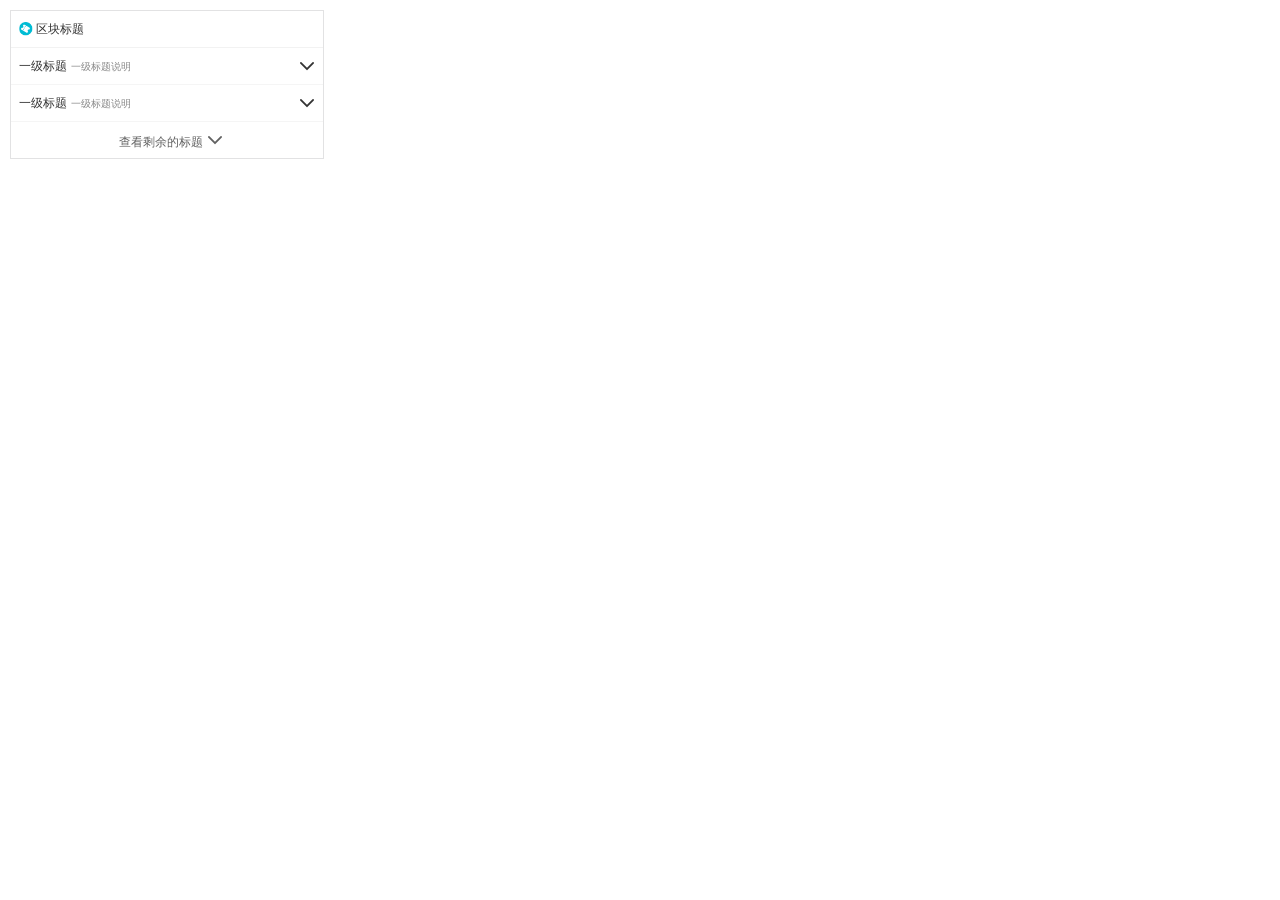
<file: xiala/index.html>
<!DOCTYPE html>
<html lang="en">

<head>
	<meta charset="UTF-8">
	<title>Document</title>
	<link rel="stylesheet" type="text/css" href="css/iconfont.css">
	<link rel="stylesheet" type="text/css" href="css/index.css">
</head>

<body>
	<ul id="menu"></ul>
	<script type="text/javascript" src="js/jquery.js"></script>
	<script type="text/javascript" src="js/menu.js"></script>
</body>

</html>
</file>
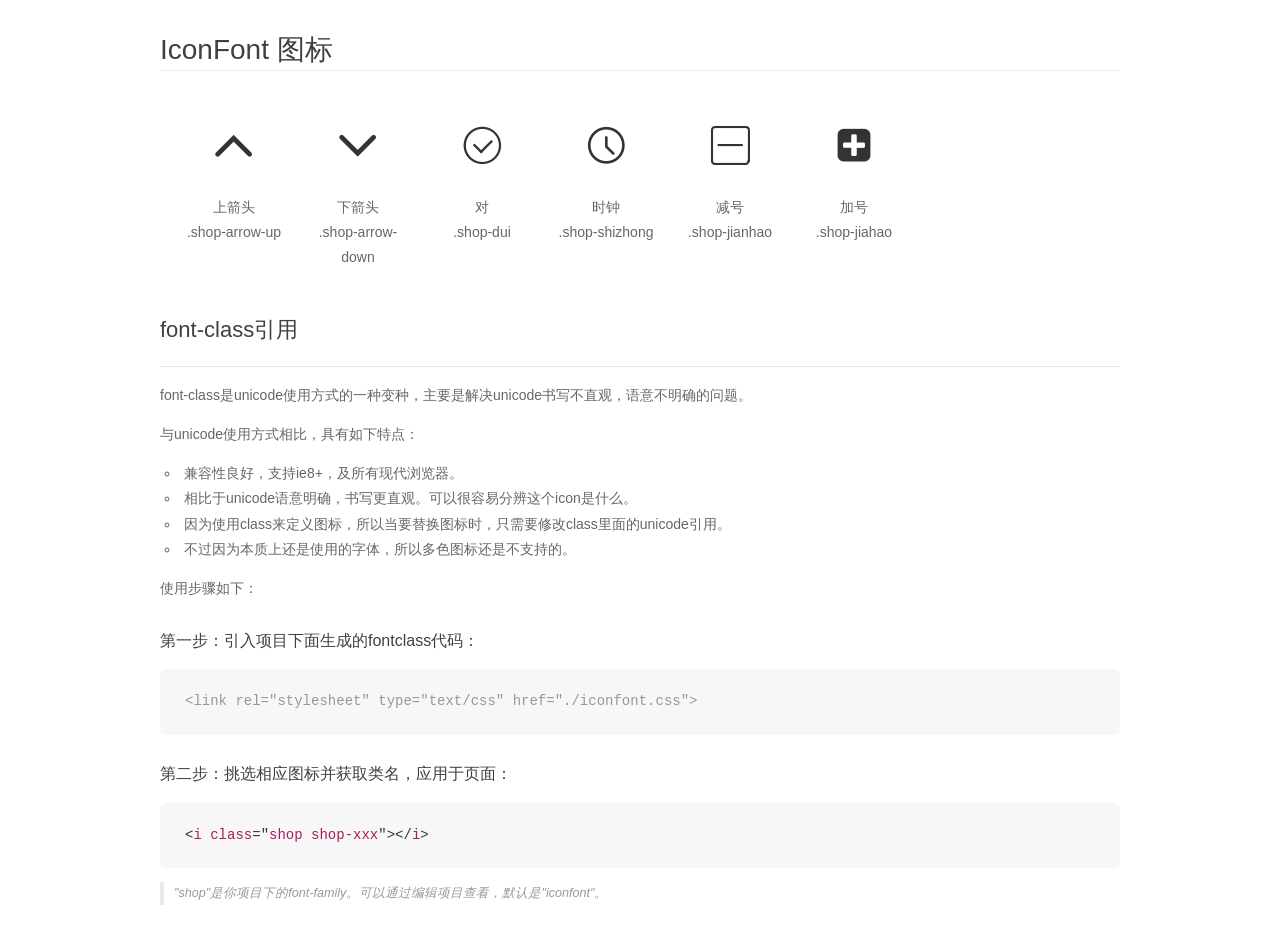
<file: xiala/css/font_863464_9sobmo6qzap/demo_fontclass.html>
<!DOCTYPE html>
<html>
<head>
    <meta charset="utf-8"/>
    <title>IconFont</title>
    <link rel="stylesheet" href="demo.css">
    <link rel="stylesheet" href="iconfont.css">
</head>
<body>
    <div class="main markdown">
        <h1>IconFont 图标</h1>
        <ul class="icon_lists clear">
            
                <li>
                <i class="icon shop shop-arrow-up"></i>
                    <div class="name">上箭头</div>
                    <div class="fontclass">.shop-arrow-up</div>
                </li>
            
                <li>
                <i class="icon shop shop-arrow-down"></i>
                    <div class="name">下箭头</div>
                    <div class="fontclass">.shop-arrow-down</div>
                </li>
            
                <li>
                <i class="icon shop shop-dui"></i>
                    <div class="name">对</div>
                    <div class="fontclass">.shop-dui</div>
                </li>
            
                <li>
                <i class="icon shop shop-shizhong"></i>
                    <div class="name">时钟</div>
                    <div class="fontclass">.shop-shizhong</div>
                </li>
            
                <li>
                <i class="icon shop shop-jianhao"></i>
                    <div class="name">减号</div>
                    <div class="fontclass">.shop-jianhao</div>
                </li>
            
                <li>
                <i class="icon shop shop-jiahao"></i>
                    <div class="name">加号</div>
                    <div class="fontclass">.shop-jiahao</div>
                </li>
            
        </ul>

        <h2 id="font-class-">font-class引用</h2>
        <hr>

        <p>font-class是unicode使用方式的一种变种，主要是解决unicode书写不直观，语意不明确的问题。</p>
        <p>与unicode使用方式相比，具有如下特点：</p>
        <ul>
        <li>兼容性良好，支持ie8+，及所有现代浏览器。</li>
        <li>相比于unicode语意明确，书写更直观。可以很容易分辨这个icon是什么。</li>
        <li>因为使用class来定义图标，所以当要替换图标时，只需要修改class里面的unicode引用。</li>
        <li>不过因为本质上还是使用的字体，所以多色图标还是不支持的。</li>
        </ul>
        <p>使用步骤如下：</p>
        <h3 id="-fontclass-">第一步：引入项目下面生成的fontclass代码：</h3>


        <pre><code class="lang-js hljs javascript"><span class="hljs-comment">&lt;link rel="stylesheet" type="text/css" href="./iconfont.css"&gt;</span></code></pre>
        <h3 id="-">第二步：挑选相应图标并获取类名，应用于页面：</h3>
        <pre><code class="lang-css hljs">&lt;<span class="hljs-selector-tag">i</span> <span class="hljs-selector-tag">class</span>="<span class="hljs-selector-tag">shop</span> <span class="hljs-selector-tag">shop-xxx</span>"&gt;&lt;/<span class="hljs-selector-tag">i</span>&gt;</code></pre>
        <blockquote>
        <p>"shop"是你项目下的font-family。可以通过编辑项目查看，默认是"iconfont"。</p>
        </blockquote>
    </div>
</body>
</html>
</file>
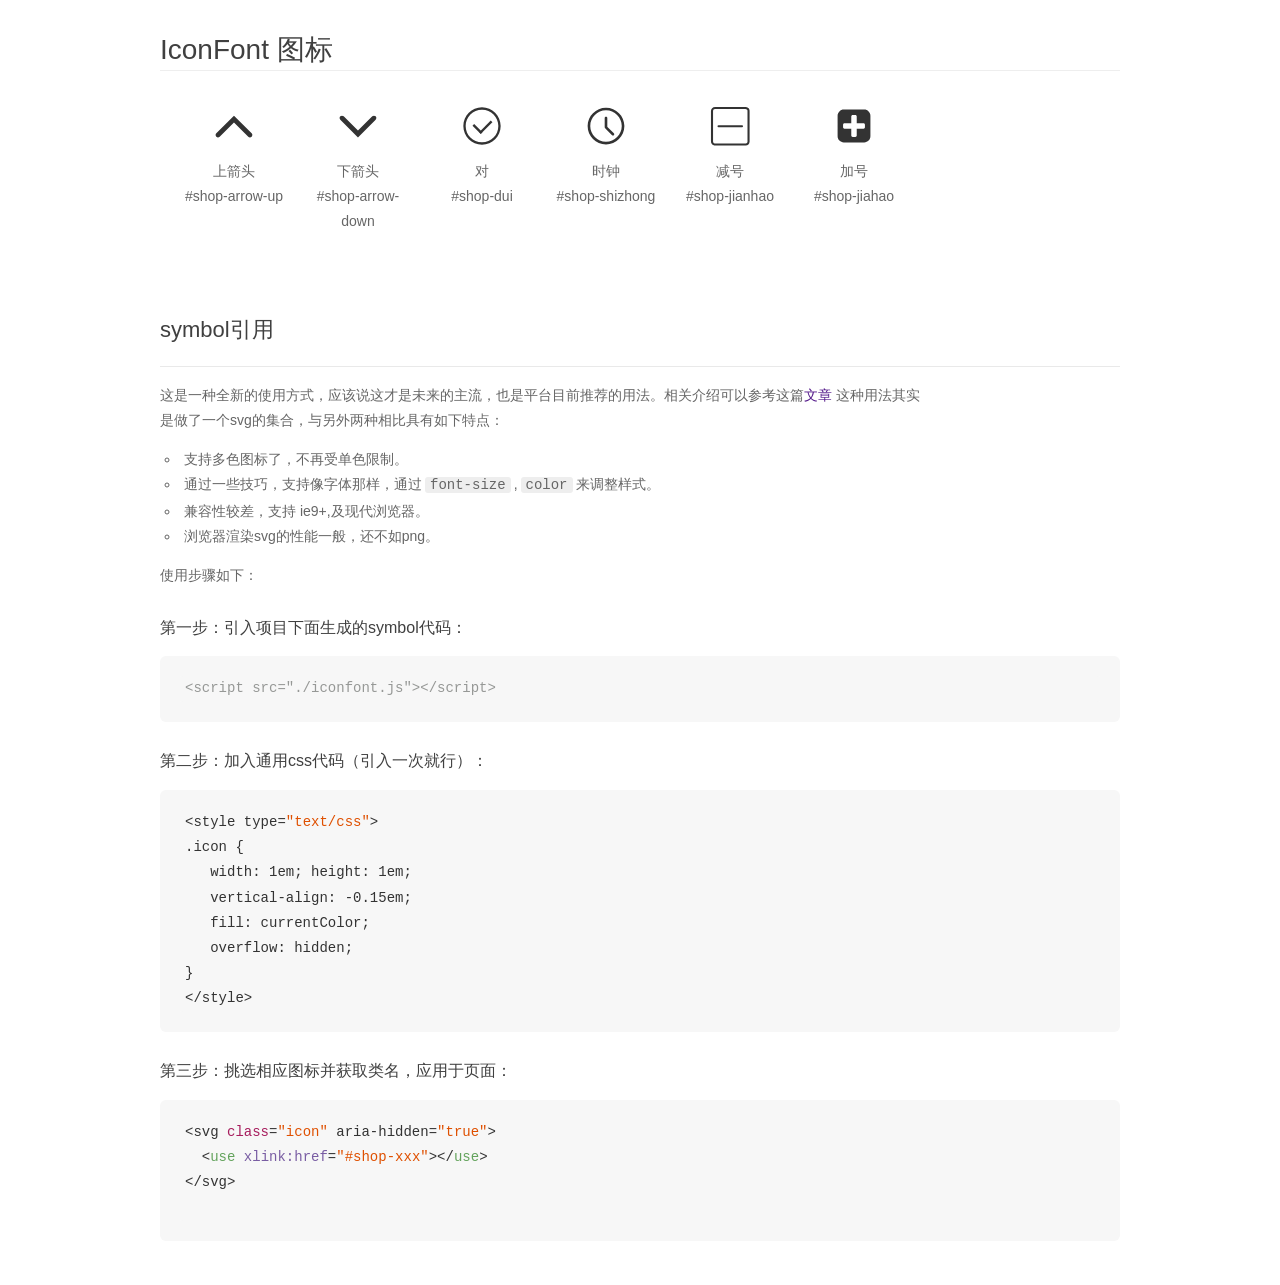
<file: xiala/css/font_863464_9sobmo6qzap/demo_symbol.html>
<!DOCTYPE html>
<html>
<head>
    <meta charset="utf-8"/>
    <title>IconFont</title>
    <link rel="stylesheet" href="demo.css">
    <script src="iconfont.js"></script>

    <style type="text/css">
        .icon {
          /* 通过设置 font-size 来改变图标大小 */
          width: 1em; height: 1em;
          /* 图标和文字相邻时，垂直对齐 */
          vertical-align: -0.15em;
          /* 通过设置 color 来改变 SVG 的颜色/fill */
          fill: currentColor;
          /* path 和 stroke 溢出 viewBox 部分在 IE 下会显示
             normalize.css 中也包含这行 */
          overflow: hidden;
        }

    </style>
</head>
<body>
    <div class="main markdown">
        <h1>IconFont 图标</h1>
        <ul class="icon_lists clear">
            
                <li>
                    <svg class="icon" aria-hidden="true">
                        <use xlink:href="#shop-arrow-up"></use>
                    </svg>
                    <div class="name">上箭头</div>
                    <div class="fontclass">#shop-arrow-up</div>
                </li>
            
                <li>
                    <svg class="icon" aria-hidden="true">
                        <use xlink:href="#shop-arrow-down"></use>
                    </svg>
                    <div class="name">下箭头</div>
                    <div class="fontclass">#shop-arrow-down</div>
                </li>
            
                <li>
                    <svg class="icon" aria-hidden="true">
                        <use xlink:href="#shop-dui"></use>
                    </svg>
                    <div class="name">对</div>
                    <div class="fontclass">#shop-dui</div>
                </li>
            
                <li>
                    <svg class="icon" aria-hidden="true">
                        <use xlink:href="#shop-shizhong"></use>
                    </svg>
                    <div class="name">时钟</div>
                    <div class="fontclass">#shop-shizhong</div>
                </li>
            
                <li>
                    <svg class="icon" aria-hidden="true">
                        <use xlink:href="#shop-jianhao"></use>
                    </svg>
                    <div class="name">减号</div>
                    <div class="fontclass">#shop-jianhao</div>
                </li>
            
                <li>
                    <svg class="icon" aria-hidden="true">
                        <use xlink:href="#shop-jiahao"></use>
                    </svg>
                    <div class="name">加号</div>
                    <div class="fontclass">#shop-jiahao</div>
                </li>
            
        </ul>


        <h2 id="symbol-">symbol引用</h2>
        <hr>

        <p>这是一种全新的使用方式，应该说这才是未来的主流，也是平台目前推荐的用法。相关介绍可以参考这篇<a href="">文章</a>
        这种用法其实是做了一个svg的集合，与另外两种相比具有如下特点：</p>
        <ul>
          <li>支持多色图标了，不再受单色限制。</li>
          <li>通过一些技巧，支持像字体那样，通过<code>font-size</code>,<code>color</code>来调整样式。</li>
          <li>兼容性较差，支持 ie9+,及现代浏览器。</li>
          <li>浏览器渲染svg的性能一般，还不如png。</li>
        </ul>
        <p>使用步骤如下：</p>
        <h3 id="-symbol-">第一步：引入项目下面生成的symbol代码：</h3>
        <pre><code class="lang-js hljs javascript"><span class="hljs-comment">&lt;script src="./iconfont.js"&gt;&lt;/script&gt;</span></code></pre>
        <h3 id="-css-">第二步：加入通用css代码（引入一次就行）：</h3>
        <pre><code class="lang-js hljs javascript">&lt;style type=<span class="hljs-string">"text/css"</span>&gt;
.icon {
   width: <span class="hljs-number">1</span>em; height: <span class="hljs-number">1</span>em;
   vertical-align: <span class="hljs-number">-0.15</span>em;
   fill: currentColor;
   overflow: hidden;
}
&lt;<span class="hljs-regexp">/style&gt;</span></code></pre>
        <h3 id="-">第三步：挑选相应图标并获取类名，应用于页面：</h3>
        <pre><code class="lang-js hljs javascript">&lt;svg <span class="hljs-class"><span class="hljs-keyword">class</span></span>=<span class="hljs-string">"icon"</span> aria-hidden=<span class="hljs-string">"true"</span>&gt;<span class="xml"><span class="hljs-tag">
  &lt;<span class="hljs-name">use</span> <span class="hljs-attr">xlink:href</span>=<span class="hljs-string">"#shop-xxx"</span>&gt;</span><span class="hljs-tag">&lt;/<span class="hljs-name">use</span>&gt;</span>
</span>&lt;<span class="hljs-regexp">/svg&gt;
        </span></code></pre>
    </div>
</body>
</html>
</file>
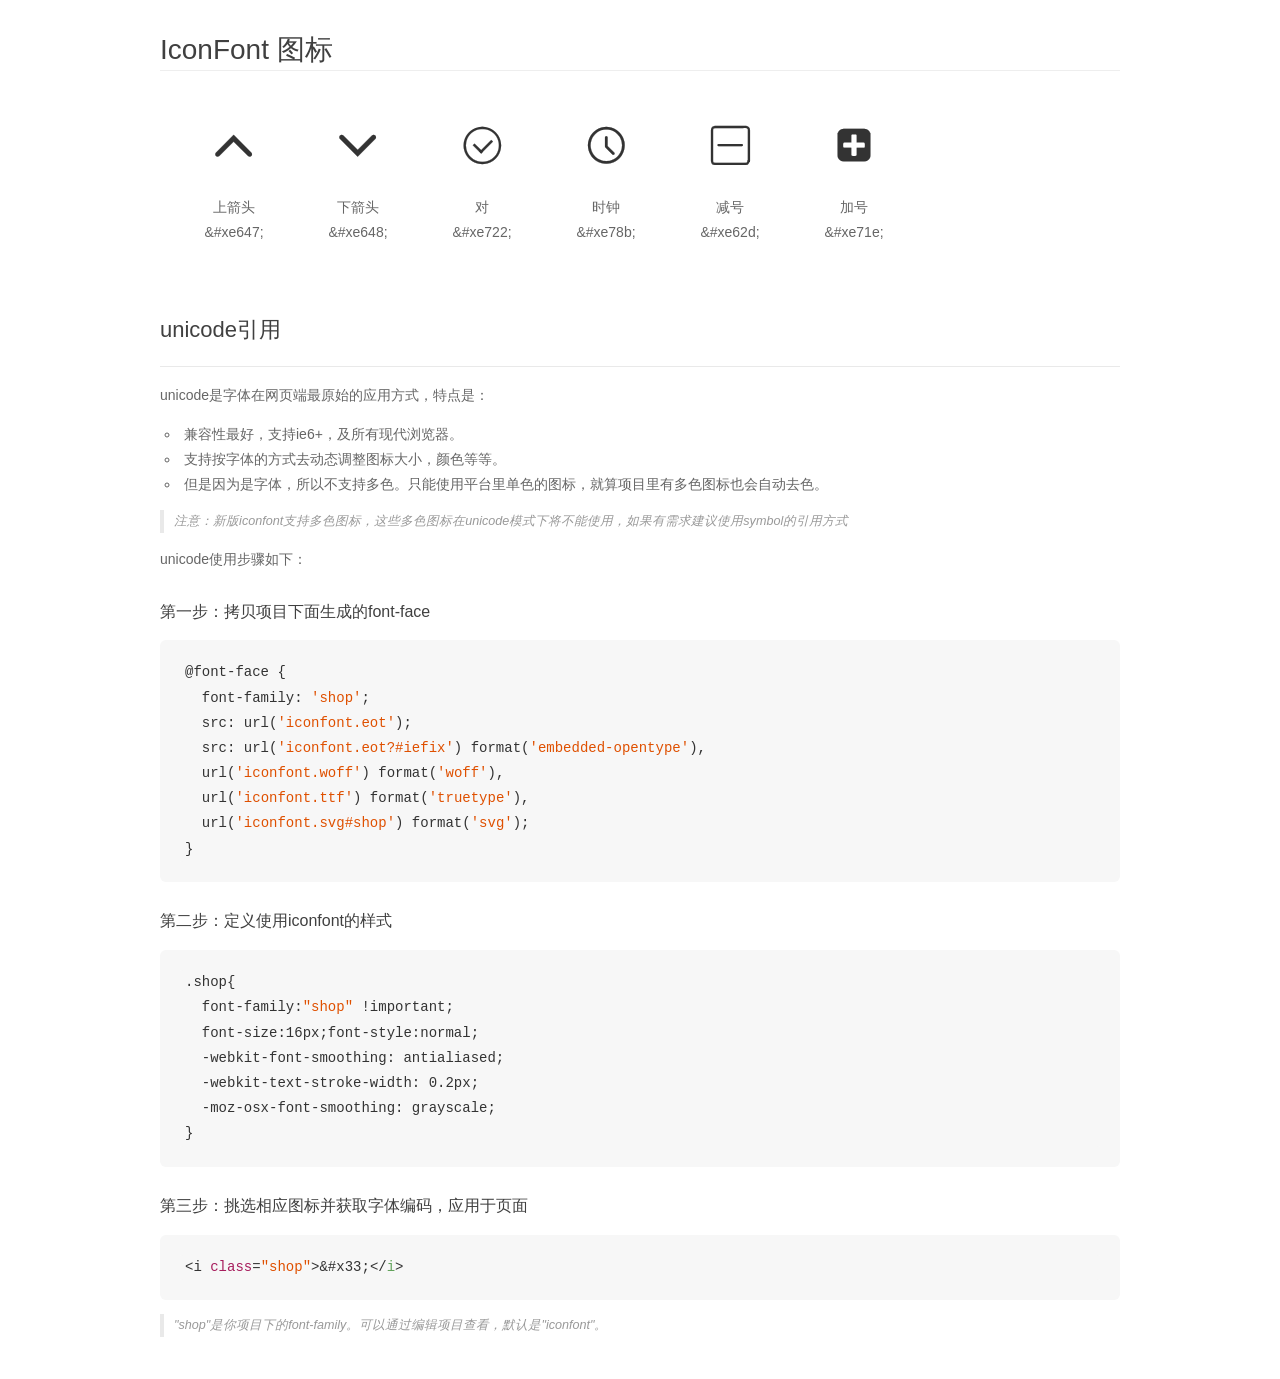
<file: xiala/css/font_863464_9sobmo6qzap/demo_unicode.html>
<!DOCTYPE html>
<html>
<head>
    <meta charset="utf-8"/>
    <title>IconFont</title>
    <link rel="stylesheet" href="demo.css">

    <style type="text/css">

        @font-face {font-family: "shop";
          src: url('iconfont.eot'); /* IE9*/
          src: url('iconfont.eot#iefix') format('embedded-opentype'), /* IE6-IE8 */
          url('iconfont.woff') format('woff'), /* chrome, firefox */
          url('iconfont.ttf') format('truetype'), /* chrome, firefox, opera, Safari, Android, iOS 4.2+*/
          url('iconfont.svg#shop') format('svg'); /* iOS 4.1- */
        }

        .shop {
          font-family:"shop" !important;
          font-size:16px;
          font-style:normal;
          -webkit-font-smoothing: antialiased;
          -webkit-text-stroke-width: 0.2px;
          -moz-osx-font-smoothing: grayscale;
        }

    </style>
</head>
<body>
    <div class="main markdown">
        <h1>IconFont 图标</h1>
        <ul class="icon_lists clear">
            
                <li>
                <i class="icon shop">&#xe647;</i>
                    <div class="name">上箭头</div>
                    <div class="code">&amp;#xe647;</div>
                </li>
            
                <li>
                <i class="icon shop">&#xe648;</i>
                    <div class="name">下箭头</div>
                    <div class="code">&amp;#xe648;</div>
                </li>
            
                <li>
                <i class="icon shop">&#xe722;</i>
                    <div class="name">对</div>
                    <div class="code">&amp;#xe722;</div>
                </li>
            
                <li>
                <i class="icon shop">&#xe78b;</i>
                    <div class="name">时钟</div>
                    <div class="code">&amp;#xe78b;</div>
                </li>
            
                <li>
                <i class="icon shop">&#xe62d;</i>
                    <div class="name">减号</div>
                    <div class="code">&amp;#xe62d;</div>
                </li>
            
                <li>
                <i class="icon shop">&#xe71e;</i>
                    <div class="name">加号</div>
                    <div class="code">&amp;#xe71e;</div>
                </li>
            
        </ul>
        <h2 id="unicode-">unicode引用</h2>
        <hr>

        <p>unicode是字体在网页端最原始的应用方式，特点是：</p>
        <ul>
        <li>兼容性最好，支持ie6+，及所有现代浏览器。</li>
        <li>支持按字体的方式去动态调整图标大小，颜色等等。</li>
        <li>但是因为是字体，所以不支持多色。只能使用平台里单色的图标，就算项目里有多色图标也会自动去色。</li>
        </ul>
        <blockquote>
        <p>注意：新版iconfont支持多色图标，这些多色图标在unicode模式下将不能使用，如果有需求建议使用symbol的引用方式</p>
        </blockquote>
        <p>unicode使用步骤如下：</p>
        <h3 id="-font-face">第一步：拷贝项目下面生成的font-face</h3>
        <pre><code class="lang-js hljs javascript">@font-face {
  font-family: <span class="hljs-string">'shop'</span>;
  src: url(<span class="hljs-string">'iconfont.eot'</span>);
  src: url(<span class="hljs-string">'iconfont.eot?#iefix'</span>) format(<span class="hljs-string">'embedded-opentype'</span>),
  url(<span class="hljs-string">'iconfont.woff'</span>) format(<span class="hljs-string">'woff'</span>),
  url(<span class="hljs-string">'iconfont.ttf'</span>) format(<span class="hljs-string">'truetype'</span>),
  url(<span class="hljs-string">'iconfont.svg#shop'</span>) format(<span class="hljs-string">'svg'</span>);
}
</code></pre>
        <h3 id="-iconfont-">第二步：定义使用iconfont的样式</h3>
        <pre><code class="lang-js hljs javascript">.shop{
  font-family:<span class="hljs-string">"shop"</span> !important;
  font-size:<span class="hljs-number">16</span>px;font-style:normal;
  -webkit-font-smoothing: antialiased;
  -webkit-text-stroke-width: <span class="hljs-number">0.2</span>px;
  -moz-osx-font-smoothing: grayscale;
}
</code></pre>
        <h3 id="-">第三步：挑选相应图标并获取字体编码，应用于页面</h3>
        <pre><code class="lang-js hljs javascript">&lt;i <span class="hljs-class"><span class="hljs-keyword">class</span></span>=<span class="hljs-string">"shop"</span>&gt;&amp;#x33;<span class="xml"><span class="hljs-tag">&lt;/<span class="hljs-name">i</span>&gt;</span></span></code></pre>

        <blockquote>
        <p>"shop"是你项目下的font-family。可以通过编辑项目查看，默认是"iconfont"。</p>
        </blockquote>
    </div>


</body>
</html>
</file>
<file: xiala/css/iconfont.css>
@font-face {font-family: "shop";
  src: url('iconfont.eot?t=1539930019819'); /* IE9*/
  src: url('iconfont.eot?t=1539930019819#iefix') format('embedded-opentype'), /* IE6-IE8 */
  url('[data-uri]') format('woff'),
  url('iconfont.ttf?t=1539930019819') format('truetype'), /* chrome, firefox, opera, Safari, Android, iOS 4.2+*/
  url('iconfont.svg?t=1539930019819#shop') format('svg'); /* iOS 4.1- */
}

.shop {
  font-family:"shop" !important;
  font-size:16px;
  font-style:normal;
  -webkit-font-smoothing: antialiased;
  -moz-osx-font-smoothing: grayscale;
}

.shop-arrow-up:before { content: "\e647"; }

.shop-arrow-down:before { content: "\e648"; }

.shop-dui:before { content: "\e722"; }

.shop-shizhong:before { content: "\e78b"; }

.shop-jianhao:before { content: "\e62d"; }

.shop-jiahao:before { content: "\e71e"; }
</file>
<file: xiala/css/index.css>
body,div,span,li,ul,i,button{margin: 0;padding: 0;}
ul,li{list-style: none;}
i{font-style: normal;}
#menu{
	position: relative;
	width: 312px;
	margin: 10px 0 0 10px;
	background: #fff;
	color: #333333;
	font-size: 12px;
	border: 1px solid #e2e2e3;
}
#menu>li{
	border-bottom: 1px solid #f5f5f5;
}
.menu_name{
	height: 36px;
	line-height: 36px;
	padding-left: 25px;
	background: url(../images/logo.png) no-repeat 8px 11px;
	border-bottom: 1px solid #f2f2f2;
}
li.box>div .icon{
	float:right;
	margin-right: 8px;
}
div:not(.menu_name){
	height: 36px;
	line-height: 36px;
	padding-left: 8px;
}
span{
	margin-left: 4px;
	font-size: 10px;
	color: #888888;
}
.erji li{
	width: 312px;
	height: 67px;
	background: #f5f5f5;
	border-bottom: 1px solid #e8e6e6;
}
li.box .erji div{
	float:left;
	width: 210px;
	padding-left: 8px;
	height: 24px;
	line-height: 24px;
}
li.box  .erji .op{
	float: right;
	padding:0;
	margin-top: 10px;
	width: 85px;
	height: 48px;
	border-left: 1px solid #eee;
}
.erji .op button{
	width: 67px;
	height: 25px;
	display: block;
	outline: none;
	border: none;
	color: #fff;
	line-height: 25px;
	text-align: center;
	background: #ff9800;
	margin: 11px 0 0 8px;
	border-radius: 3px;
}
.erji span{
	width: 210px;
	display: block;
	padding-left: 4px;
	line-height: 16px;
	margin-bottom: 6px;
}
.erji i:last-child{
	margin-left: 10px;
}
.erji .icon{
	color: #43b7c5;
	margin-right: 4px;
}
li>ul{
	display: none;
}
.erji li:last-child{
	border-bottom: 0;
}
#menu .zz{
	height: 100%;
    position: absolute;
    left: 0;
    right: 0;
    top: 0;
    bottom: 0;
    background: rgba(0, 0, 0, .3);
    z-index: 99999;
    display: none;
}
.zz .layer{
	position: absolute;
    left: 0;
    right: 0;
    top: 0;
    bottom: 0;
    margin:auto;
    width: 50px;
    height: 30px;
    line-height: 30px;
    border-radius: 5px;
    background: #fff;
    text-align: center;
    padding: 0;
    box-shadow: 0 0 4px 1px #fff;
}
.new{
	text-align: center;
	color: #616161;
	font-size: 12px;
}
.new .icon{
	margin-left:4px;
}
li.box  .erji .e{
	height: 36px;
	background: #fff;
}
li.box  .erji .e div{
	width: 304px;
	height: 36px;
	background: #fff;
	line-height: 36px;
	text-align: center;
}
</file>
<file: xiala/css/font_863464_9sobmo6qzap/demo.css>
*{margin: 0;padding: 0;list-style: none;}
/*
KISSY CSS Reset
理念：1. reset 的目的不是清除浏览器的默认样式，这仅是部分工作。清除和重置是紧密不可分的。
2. reset 的目的不是让默认样式在所有浏览器下一致，而是减少默认样式有可能带来的问题。
3. reset 期望提供一套普适通用的基础样式。但没有银弹，推荐根据具体需求，裁剪和修改后再使用。
特色：1. 适应中文；2. 基于最新主流浏览器。
维护：玉伯<lifesinger@gmail.com>, 正淳<ragecarrier@gmail.com>
 */

/** 清除内外边距 **/
body, h1, h2, h3, h4, h5, h6, hr, p, blockquote, /* structural elements 结构元素 */
dl, dt, dd, ul, ol, li, /* list elements 列表元素 */
pre, /* text formatting elements 文本格式元素 */
form, fieldset, legend, button, input, textarea, /* form elements 表单元素 */
th, td /* table elements 表格元素 */ {
  margin: 0;
  padding: 0;
}

/** 设置默认字体 **/
body,
button, input, select, textarea /* for ie */ {
  font: 12px/1.5 tahoma, arial, \5b8b\4f53, sans-serif;
}
h1, h2, h3, h4, h5, h6 { font-size: 100%; }
address, cite, dfn, em, var { font-style: normal; } /* 将斜体扶正 */
code, kbd, pre, samp { font-family: courier new, courier, monospace; } /* 统一等宽字体 */
small { font-size: 12px; } /* 小于 12px 的中文很难阅读，让 small 正常化 */

/** 重置列表元素 **/
ul, ol { list-style: none; }

/** 重置文本格式元素 **/
a { text-decoration: none; }
a:hover { text-decoration: underline; }


/** 重置表单元素 **/
legend { color: #000; } /* for ie6 */
fieldset, img { border: 0; } /* img 搭车：让链接里的 img 无边框 */
button, input, select, textarea { font-size: 100%; } /* 使得表单元素在 ie 下能继承字体大小 */
/* 注：optgroup 无法扶正 */

/** 重置表格元素 **/
table { border-collapse: collapse; border-spacing: 0; }

/* 清除浮动 */
.ks-clear:after, .clear:after {
  content: '\20';
  display: block;
  height: 0;
  clear: both;
}
.ks-clear, .clear {
  *zoom: 1;
}

.main {
  padding: 30px 100px;
width: 960px;
margin: 0 auto;
}
.main h1{font-size:36px; color:#333; text-align:left;margin-bottom:30px; border-bottom: 1px solid #eee;}

.helps{margin-top:40px;}
.helps pre{
  padding:20px;
  margin:10px 0;
  border:solid 1px #e7e1cd;
  background-color: #fffdef;
  overflow: auto;
}

.icon_lists{
  width: 100% !important;

}

.icon_lists li{
  float:left;
  width: 100px;
  height:180px;
  text-align: center;
  list-style: none !important;
}
.icon_lists .icon{
  font-size: 42px;
  line-height: 100px;
  margin: 10px 0;
  color:#333;
  -webkit-transition: font-size 0.25s ease-out 0s;
  -moz-transition: font-size 0.25s ease-out 0s;
  transition: font-size 0.25s ease-out 0s;

}
.icon_lists .icon:hover{
  font-size: 100px;
}



.markdown {
  color: #666;
  font-size: 14px;
  line-height: 1.8;
}

.highlight {
  line-height: 1.5;
}

.markdown img {
  vertical-align: middle;
  max-width: 100%;
}

.markdown h1 {
  color: #404040;
  font-weight: 500;
  line-height: 40px;
  margin-bottom: 24px;
}

.markdown h2,
.markdown h3,
.markdown h4,
.markdown h5,
.markdown h6 {
  color: #404040;
  margin: 1.6em 0 0.6em 0;
  font-weight: 500;
  clear: both;
}

.markdown h1 {
  font-size: 28px;
}

.markdown h2 {
  font-size: 22px;
}

.markdown h3 {
  font-size: 16px;
}

.markdown h4 {
  font-size: 14px;
}

.markdown h5 {
  font-size: 12px;
}

.markdown h6 {
  font-size: 12px;
}

.markdown hr {
  height: 1px;
  border: 0;
  background: #e9e9e9;
  margin: 16px 0;
  clear: both;
}

.markdown p,
.markdown pre {
  margin: 1em 0;
}

.markdown > p,
.markdown > blockquote,
.markdown > .highlight,
.markdown > ol,
.markdown > ul {
  width: 80%;
}

.markdown ul > li {
  list-style: circle;
}

.markdown > ul li,
.markdown blockquote ul > li {
  margin-left: 20px;
  padding-left: 4px;
}

.markdown > ul li p,
.markdown > ol li p {
  margin: 0.6em 0;
}

.markdown ol > li {
  list-style: decimal;
}

.markdown > ol li,
.markdown blockquote ol > li {
  margin-left: 20px;
  padding-left: 4px;
}

.markdown code {
  margin: 0 3px;
  padding: 0 5px;
  background: #eee;
  border-radius: 3px;
}

.markdown pre {
  border-radius: 6px;
  background: #f7f7f7;
  padding: 20px;
}

.markdown pre code {
  border: none;
  background: #f7f7f7;
  margin: 0;
}

.markdown strong,
.markdown b {
  font-weight: 600;
}

.markdown > table {
  border-collapse: collapse;
  border-spacing: 0px;
  empty-cells: show;
  border: 1px solid #e9e9e9;
  width: 95%;
  margin-bottom: 24px;
}

.markdown > table th {
  white-space: nowrap;
  color: #333;
  font-weight: 600;

}

.markdown > table th,
.markdown > table td {
  border: 1px solid #e9e9e9;
  padding: 8px 16px;
  text-align: left;
}

.markdown > table th {
  background: #F7F7F7;
}

.markdown blockquote {
  font-size: 90%;
  color: #999;
  border-left: 4px solid #e9e9e9;
  padding-left: 0.8em;
  margin: 1em 0;
  font-style: italic;
}

.markdown blockquote p {
  margin: 0;
}

.markdown .anchor {
  opacity: 0;
  transition: opacity 0.3s ease;
  margin-left: 8px;
}

.markdown .waiting {
  color: #ccc;
}

.markdown h1:hover .anchor,
.markdown h2:hover .anchor,
.markdown h3:hover .anchor,
.markdown h4:hover .anchor,
.markdown h5:hover .anchor,
.markdown h6:hover .anchor {
  opacity: 1;
  display: inline-block;
}

.markdown > br,
.markdown > p > br {
  clear: both;
}


.hljs {
  display: block;
  background: white;
  padding: 0.5em;
  color: #333333;
  overflow-x: auto;
}

.hljs-comment,
.hljs-meta {
  color: #969896;
}

.hljs-string,
.hljs-variable,
.hljs-template-variable,
.hljs-strong,
.hljs-emphasis,
.hljs-quote {
  color: #df5000;
}

.hljs-keyword,
.hljs-selector-tag,
.hljs-type {
  color: #a71d5d;
}

.hljs-literal,
.hljs-symbol,
.hljs-bullet,
.hljs-attribute {
  color: #0086b3;
}

.hljs-section,
.hljs-name {
  color: #63a35c;
}

.hljs-tag {
  color: #333333;
}

.hljs-title,
.hljs-attr,
.hljs-selector-id,
.hljs-selector-class,
.hljs-selector-attr,
.hljs-selector-pseudo {
  color: #795da3;
}

.hljs-addition {
  color: #55a532;
  background-color: #eaffea;
}

.hljs-deletion {
  color: #bd2c00;
  background-color: #ffecec;
}

.hljs-link {
  text-decoration: underline;
}

pre{
  background: #fff;
}
</file>
<file: xiala/css/font_863464_9sobmo6qzap/iconfont.css>
@font-face {font-family: "shop";
  src: url('iconfont.eot?t=1539930019819'); /* IE9*/
  src: url('iconfont.eot?t=1539930019819#iefix') format('embedded-opentype'), /* IE6-IE8 */
  url('[data-uri]') format('woff'),
  url('iconfont.ttf?t=1539930019819') format('truetype'), /* chrome, firefox, opera, Safari, Android, iOS 4.2+*/
  url('iconfont.svg?t=1539930019819#shop') format('svg'); /* iOS 4.1- */
}

.shop {
  font-family:"shop" !important;
  font-size:16px;
  font-style:normal;
  -webkit-font-smoothing: antialiased;
  -moz-osx-font-smoothing: grayscale;
}

.shop-arrow-up:before { content: "\e647"; }

.shop-arrow-down:before { content: "\e648"; }

.shop-dui:before { content: "\e722"; }

.shop-shizhong:before { content: "\e78b"; }

.shop-jianhao:before { content: "\e62d"; }

.shop-jiahao:before { content: "\e71e"; }
</file>
